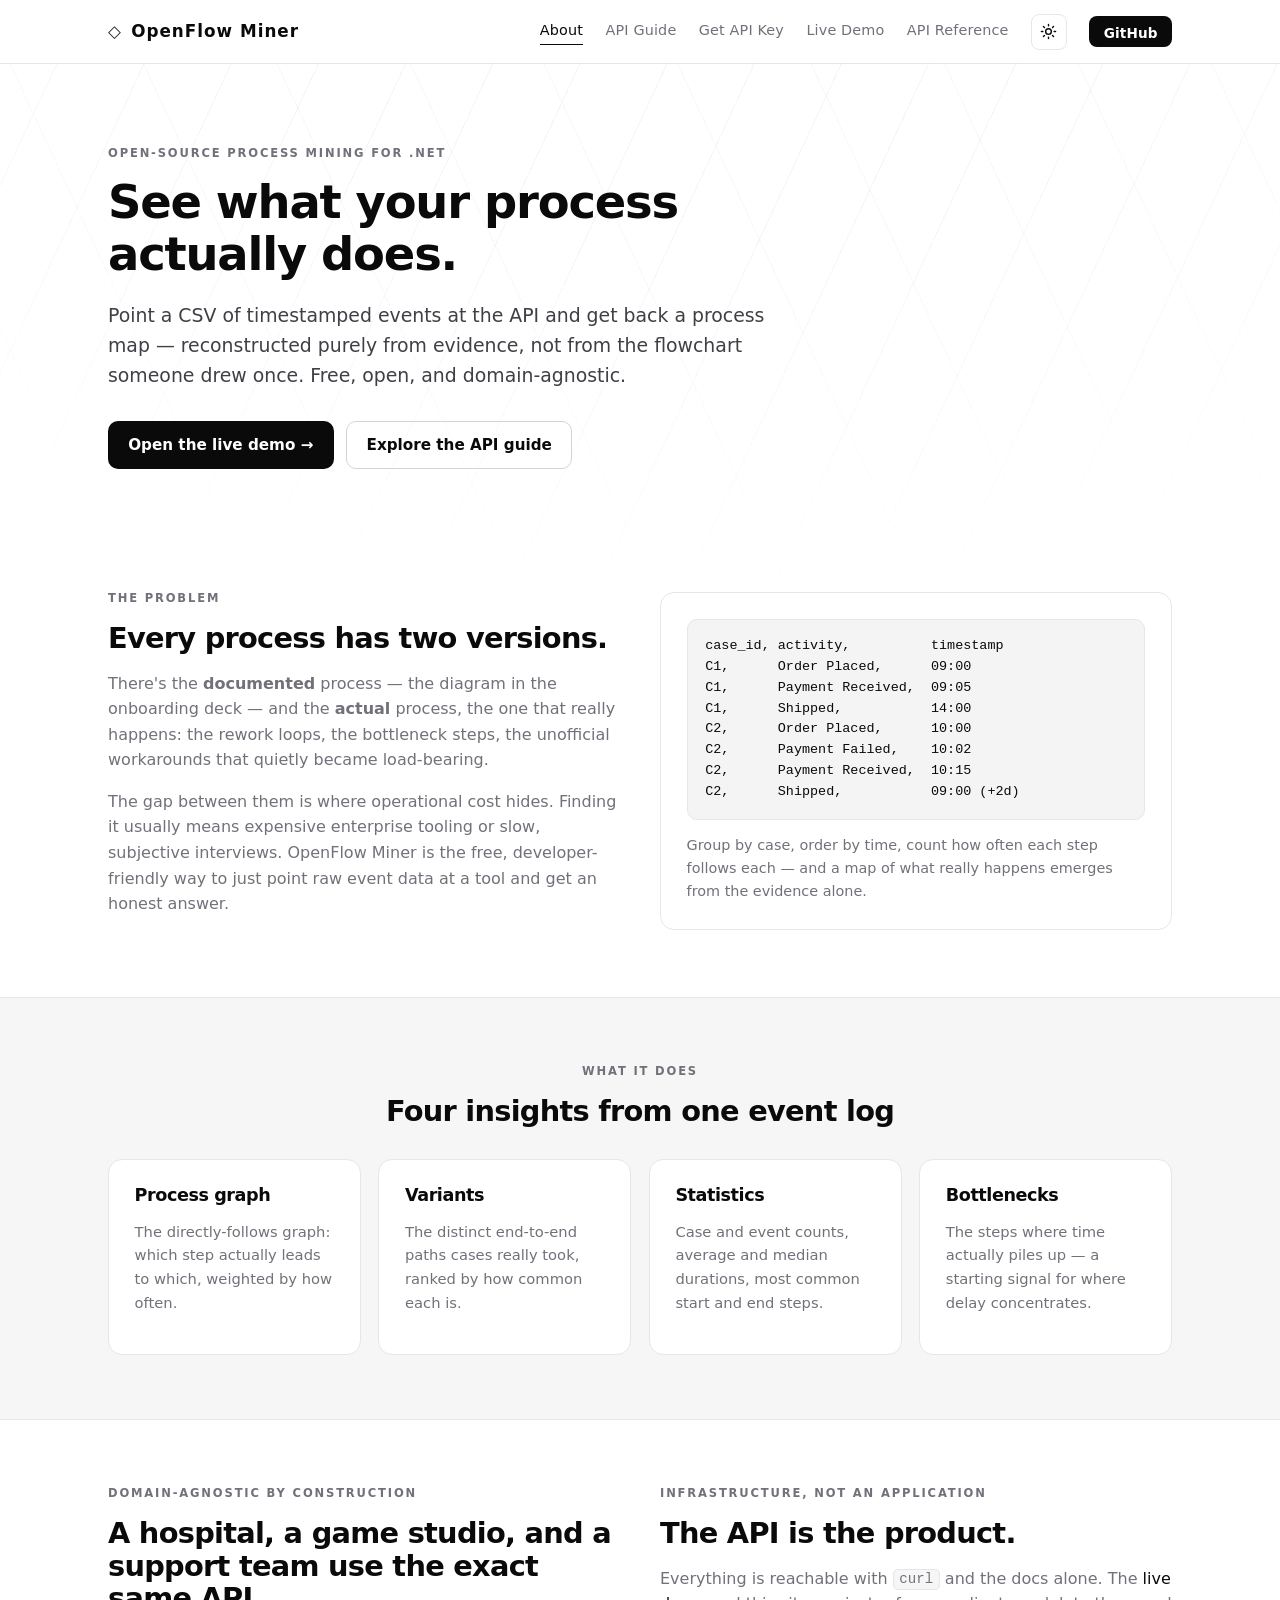
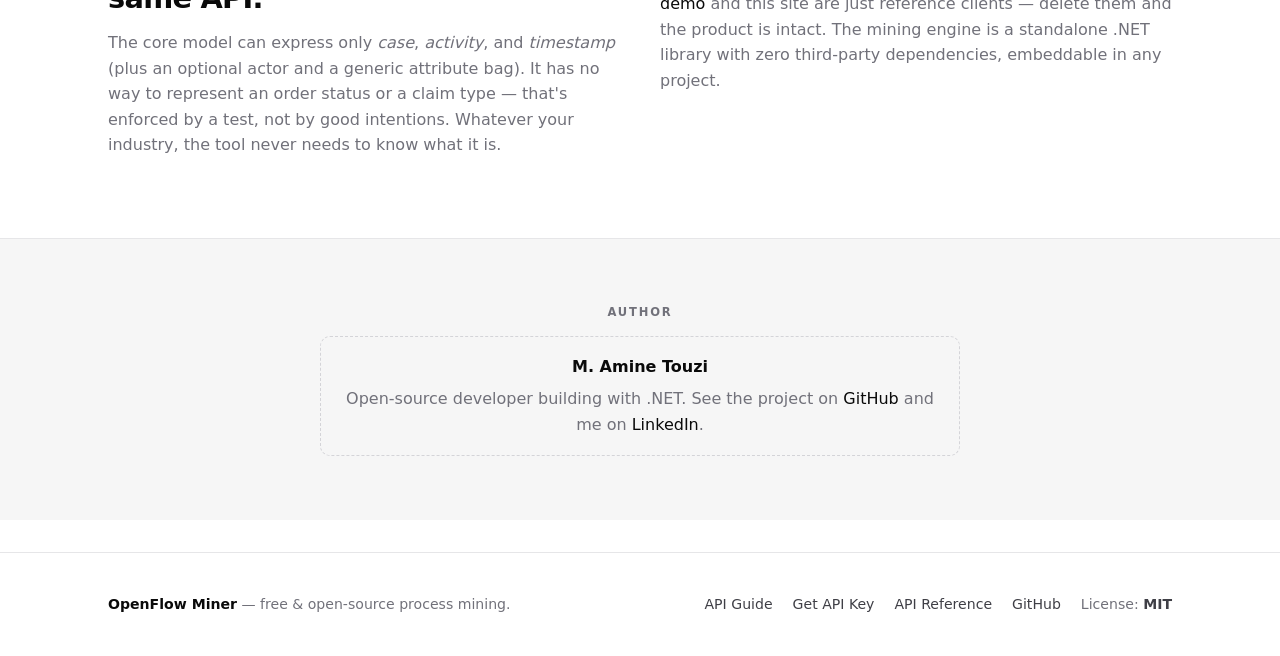
<file: src/OpenFlowMiner.Api/wwwroot/index.html>
<!doctype html>
<html lang="en">
<head>
  <meta charset="utf-8" />
  <meta name="viewport" content="width=device-width, initial-scale=1" />
  <script>(function(){try{var t=localStorage.getItem('ofm-theme')||(matchMedia('(prefers-color-scheme: light)').matches?'light':'dark');document.documentElement.setAttribute('data-theme',t);}catch(e){document.documentElement.setAttribute('data-theme','dark');}})();</script>
  <title>OpenFlow Miner — see what your process actually does</title>
  <meta name="description" content="A free, open-source, domain-agnostic process-mining API. Point a CSV of events at it and get back a process map reconstructed from evidence." />
  <link rel="stylesheet" href="site.css" />
</head>
<body>
  <nav class="nav">
    <div class="nav-inner">
      <a class="brand" href="/"><span class="mark">◇</span> OpenFlow Miner</a>
      <div class="nav-links">
        <a href="/" class="active">About</a>
        <a href="/guide.html">API Guide</a>
        <a href="/keys.html">Get API Key</a>
        <a href="/app.html">Live Demo</a>
        <a href="/scalar/v1">API Reference</a>
        <button class="theme-toggle" id="theme-toggle" aria-label="Toggle light or dark theme" title="Toggle theme">
          <svg class="icon-moon" viewBox="0 0 24 24" fill="none" stroke="currentColor" stroke-width="2" stroke-linecap="round" stroke-linejoin="round"><path d="M21 12.8A9 9 0 1 1 11.2 3a7 7 0 0 0 9.8 9.8z"/></svg>
          <svg class="icon-sun" viewBox="0 0 24 24" fill="none" stroke="currentColor" stroke-width="2" stroke-linecap="round" stroke-linejoin="round"><circle cx="12" cy="12" r="4"/><path d="M12 2v2M12 20v2M4.9 4.9l1.4 1.4M17.7 17.7l1.4 1.4M2 12h2M20 12h2M4.9 19.1l1.4-1.4M17.7 6.3l1.4-1.4"/></svg>
        </button>
        <a class="nav-cta" href="https://github.com/VoidVel" target="_blank" rel="noopener noreferrer">GitHub</a>
      </div>
    </div>
  </nav>

  <header class="hero">
    <div class="wrap">
      <p class="eyebrow">Open-source process mining for .NET</p>
      <h1>See what your process<br /><em style="color:var(--accent); font-style:normal;">actually</em> does.</h1>
      <p class="lead">
        Point a CSV of timestamped events at the API and get back a process map — reconstructed purely
        from evidence, not from the flowchart someone drew once. Free, open, and domain-agnostic.
      </p>
      <div class="cta-row">
        <a class="btn" href="/app.html">Open the live demo →</a>
        <a class="btn btn-ghost" href="/guide.html">Explore the API guide</a>
      </div>
    </div>
  </header>

  <section>
    <div class="wrap grid grid-2" style="align-items:center; gap:2.5rem;">
      <div>
        <p class="eyebrow">The problem</p>
        <h2>Every process has two versions.</h2>
        <p class="muted">
          There's the <strong>documented</strong> process — the diagram in the onboarding deck — and the
          <strong>actual</strong> process, the one that really happens: the rework loops, the bottleneck
          steps, the unofficial workarounds that quietly became load-bearing.
        </p>
        <p class="muted">
          The gap between them is where operational cost hides. Finding it usually means expensive
          enterprise tooling or slow, subjective interviews. OpenFlow Miner is the free, developer-friendly
          way to just point raw event data at a tool and get an honest answer.
        </p>
      </div>
      <div class="card">
        <div class="codeblock"><pre>case_id, activity,          timestamp
C1,      Order Placed,      09:00
C1,      Payment Received,  09:05
C1,      Shipped,           14:00
C2,      Order Placed,      10:00
C2,      Payment Failed,    10:02
C2,      Payment Received,  10:15
C2,      Shipped,           09:00 (+2d)</pre></div>
        <p class="muted" style="margin:0.9rem 0 0; font-size:0.9rem;">
          Group by case, order by time, count how often each step follows each — and a map of what
          really happens emerges from the evidence alone.
        </p>
      </div>
    </div>
  </section>

  <section style="background:var(--bg-soft); border-top:1px solid var(--line); border-bottom:1px solid var(--line);">
    <div class="wrap">
      <p class="eyebrow center">What it does</p>
      <h2 class="center" style="margin-bottom:2rem;">Four insights from one event log</h2>
      <div class="grid grid-4">
        <div class="card">
          <h3>Process graph</h3>
          <p class="muted" style="font-size:0.92rem;">The directly-follows graph: which step actually leads to which, weighted by how often.</p>
        </div>
        <div class="card">
          <h3>Variants</h3>
          <p class="muted" style="font-size:0.92rem;">The distinct end-to-end paths cases really took, ranked by how common each is.</p>
        </div>
        <div class="card">
          <h3>Statistics</h3>
          <p class="muted" style="font-size:0.92rem;">Case and event counts, average and median durations, most common start and end steps.</p>
        </div>
        <div class="card">
          <h3>Bottlenecks</h3>
          <p class="muted" style="font-size:0.92rem;">The steps where time actually piles up — a starting signal for where delay concentrates.</p>
        </div>
      </div>
    </div>
  </section>

  <section>
    <div class="wrap grid grid-2" style="gap:2.5rem;">
      <div>
        <p class="eyebrow">Domain-agnostic by construction</p>
        <h2>A hospital, a game studio, and a support team use the exact same API.</h2>
        <p class="muted">
          The core model can express only <em>case</em>, <em>activity</em>, and <em>timestamp</em> (plus an
          optional actor and a generic attribute bag). It has no way to represent an order status or a claim
          type — that's enforced by a test, not by good intentions. Whatever your industry, the tool never
          needs to know what it is.
        </p>
      </div>
      <div>
        <p class="eyebrow">Infrastructure, not an application</p>
        <h2>The API is the product.</h2>
        <p class="muted">
          Everything is reachable with <code>curl</code> and the docs alone. The
          <a href="/app.html">live demo</a> and this site are just reference clients — delete them and the
          product is intact. The mining engine is a standalone .NET library with zero third-party
          dependencies, embeddable in any project.
        </p>
      </div>
    </div>
  </section>

  <section style="background:var(--bg-soft); border-top:1px solid var(--line);">
    <div class="wrap">
      <p class="eyebrow center">Author</p>
      <div class="author-placeholder center" style="max-width:40rem; margin:0 auto;">
        <p style="margin:0 0 0.4rem;"><strong>M. Amine Touzi</strong></p>
        <p class="muted" style="margin:0;">
          Open-source developer building with .NET. See the project on <a href="https://github.com/VoidVel/OpenFlow-Miner" target="_blank" rel="noopener noreferrer">GitHub</a> and me on <a href="https://www.linkedin.com/in/amine-touzi-8b5394245/" target="_blank" rel="noopener noreferrer">LinkedIn</a>.
        </p>
      </div>
    </div>
  </section>

  <footer>
    <div class="wrap">
      <div>
        <strong style="color:var(--ink);">OpenFlow Miner</strong>
        <span class="muted"> — free &amp; open-source process mining.</span>
      </div>
      <div style="display:flex; gap:1.25rem; flex-wrap:wrap;">
        <a href="/guide.html">API Guide</a>
        <a href="/keys.html">Get API Key</a>
        <a href="/scalar/v1">API Reference</a>
        <a href="https://github.com/VoidVel" target="_blank" rel="noopener noreferrer">GitHub</a>
        <span>License: <strong style="color:var(--ink-2);">MIT</strong></span>
      </div>
    </div>
  </footer>

  <script src="theme.js"></script>
</body>
</html>
</file>
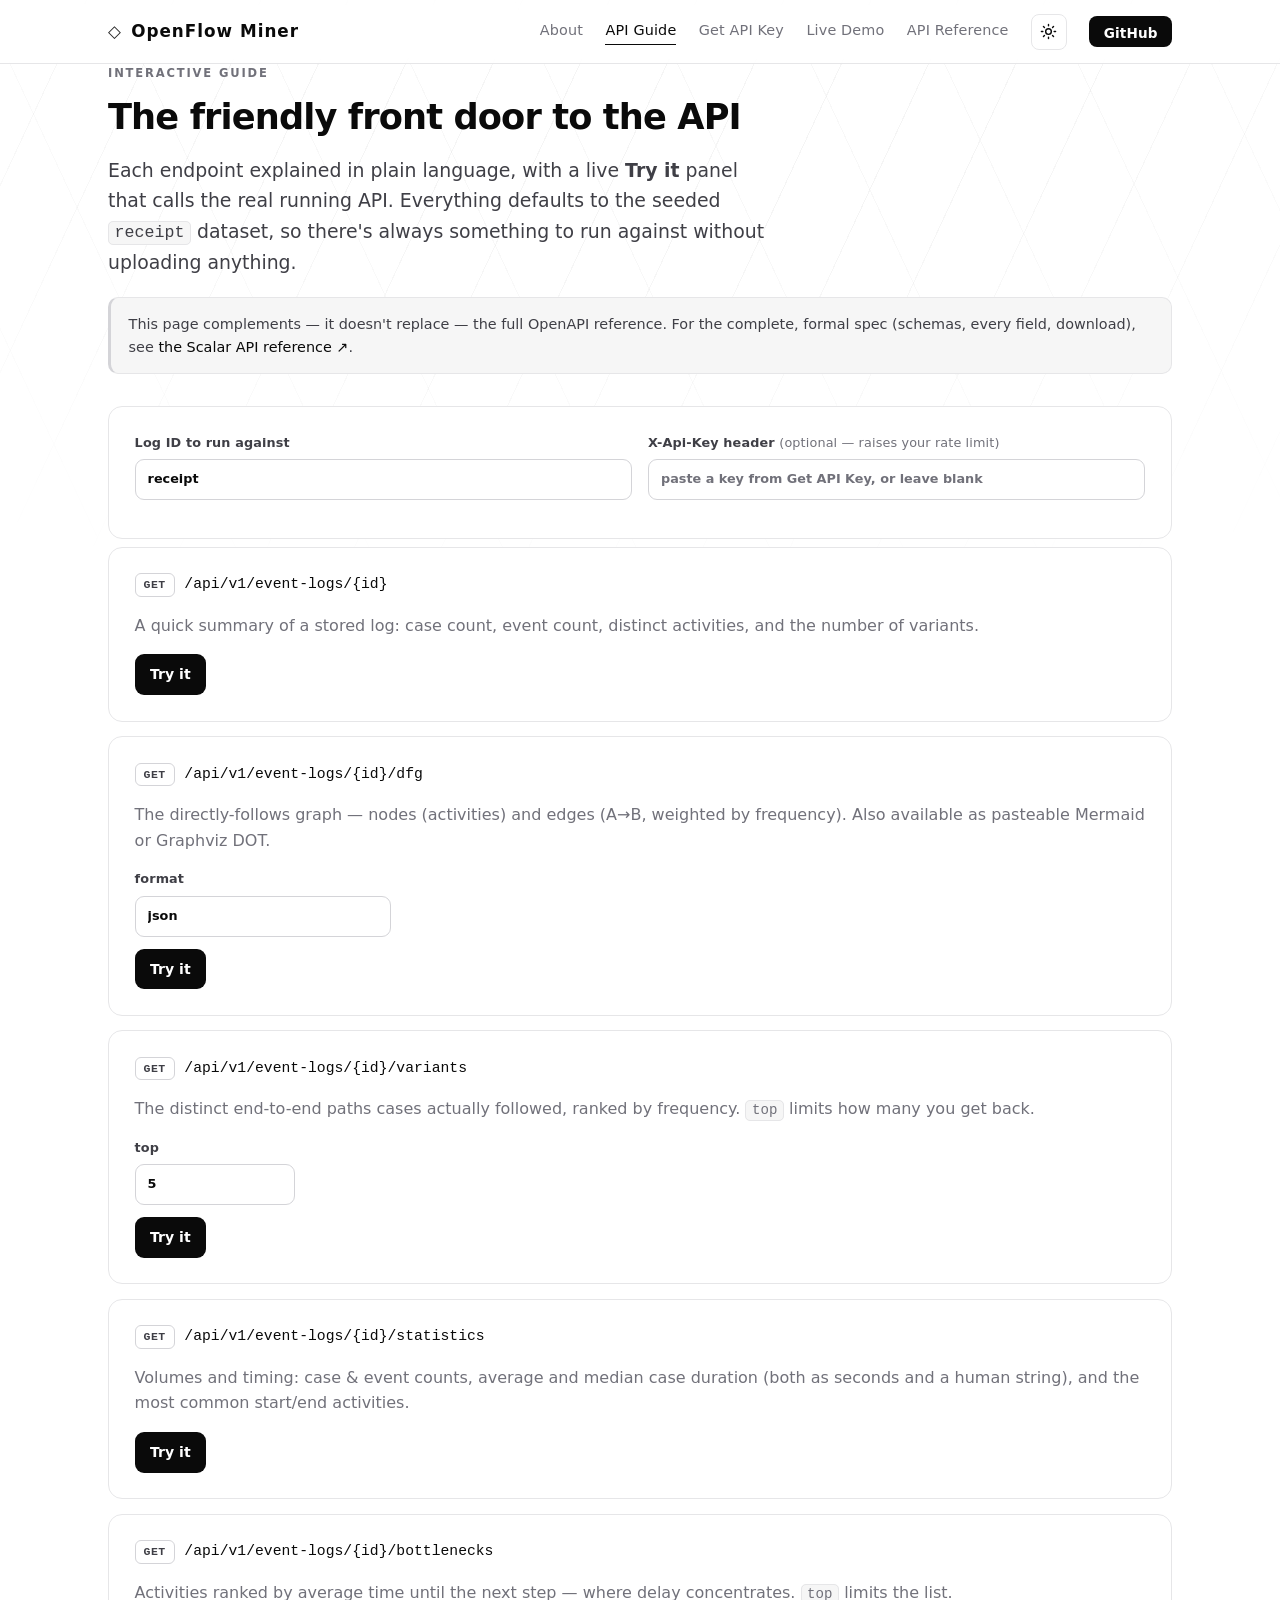
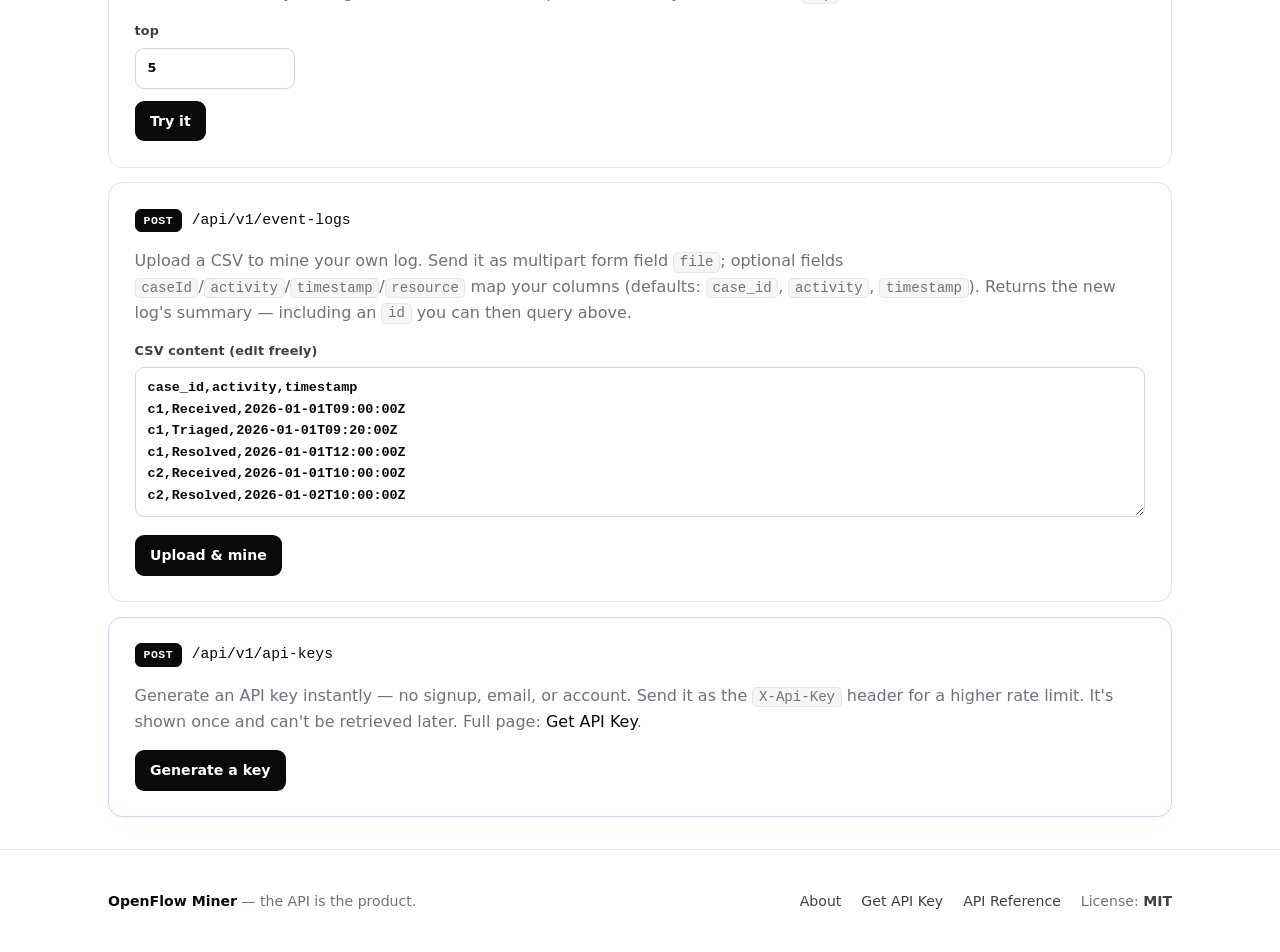
<file: src/OpenFlowMiner.Api/wwwroot/guide.html>
<!doctype html>
<html lang="en">
<head>
  <meta charset="utf-8" />
  <meta name="viewport" content="width=device-width, initial-scale=1" />
  <script>(function(){try{var t=localStorage.getItem('ofm-theme')||(matchMedia('(prefers-color-scheme: light)').matches?'light':'dark');document.documentElement.setAttribute('data-theme',t);}catch(e){document.documentElement.setAttribute('data-theme','dark');}})();</script>
  <title>API Guide — OpenFlow Miner</title>
  <meta name="description" content="Every OpenFlow Miner endpoint explained in plain language, with a live try-it panel that calls the real API." />
  <link rel="stylesheet" href="site.css" />
</head>
<body>
  <nav class="nav">
    <div class="nav-inner">
      <a class="brand" href="/"><span class="mark">◇</span> OpenFlow Miner</a>
      <div class="nav-links">
        <a href="/">About</a>
        <a href="/guide.html" class="active">API Guide</a>
        <a href="/keys.html">Get API Key</a>
        <a href="/app.html">Live Demo</a>
        <a href="/scalar/v1">API Reference</a>
        <button class="theme-toggle" id="theme-toggle" aria-label="Toggle light or dark theme" title="Toggle theme">
          <svg class="icon-moon" viewBox="0 0 24 24" fill="none" stroke="currentColor" stroke-width="2" stroke-linecap="round" stroke-linejoin="round"><path d="M21 12.8A9 9 0 1 1 11.2 3a7 7 0 0 0 9.8 9.8z"/></svg>
          <svg class="icon-sun" viewBox="0 0 24 24" fill="none" stroke="currentColor" stroke-width="2" stroke-linecap="round" stroke-linejoin="round"><circle cx="12" cy="12" r="4"/><path d="M12 2v2M12 20v2M4.9 4.9l1.4 1.4M17.7 17.7l1.4 1.4M2 12h2M20 12h2M4.9 19.1l1.4-1.4M17.7 6.3l1.4-1.4"/></svg>
        </button>
        <a class="nav-cta" href="https://github.com/VoidVel" target="_blank" rel="noopener noreferrer">GitHub</a>
      </div>
    </div>
  </nav>

  <section class="wrap" style="padding-bottom:1rem;">
    <p class="eyebrow">Interactive guide</p>
    <h1 style="font-size:2.2rem;">The friendly front door to the API</h1>
    <p class="lead">
      Each endpoint explained in plain language, with a live <strong>Try&nbsp;it</strong> panel that calls the
      real running API. Everything defaults to the seeded <code>receipt</code> dataset, so there's always
      something to run against without uploading anything.
    </p>
    <div class="note-box" style="margin-top:1.25rem;">
      This page complements — it doesn't replace — the full OpenAPI reference. For the complete, formal
      spec (schemas, every field, download), see <a href="/scalar/v1">the Scalar API reference&nbsp;↗</a>.
    </div>
  </section>

  <section class="wrap" style="padding-top:1rem;">
    <div class="card" style="position:sticky; top:70px; z-index:10;">
      <div class="grid grid-2" style="gap:1rem;">
        <label class="field">Log ID to run against
          <input type="text" id="log-id" value="receipt" placeholder="receipt" />
        </label>
        <label class="field">X-Api-Key header <span class="muted" style="font-weight:400;">(optional — raises your rate limit)</span>
          <input type="text" id="api-key" placeholder="paste a key from Get API Key, or leave blank" />
        </label>
      </div>
    </div>
  </section>

  <section class="wrap stack" style="padding-top:0.5rem;">

    <div class="card">
      <div style="display:flex; align-items:center; gap:0.6rem; margin-bottom:0.5rem;">
        <span class="method get">GET</span><span class="path">/api/v1/event-logs/{id}</span>
      </div>
      <p class="muted">A quick summary of a stored log: case count, event count, distinct activities, and the number of variants.</p>
      <button class="btn btn-sm" data-try="summary">Try it</button>
      <pre class="response pending" data-resp="summary" hidden></pre>
    </div>

    <div class="card">
      <div style="display:flex; align-items:center; gap:0.6rem; margin-bottom:0.5rem;">
        <span class="method get">GET</span><span class="path">/api/v1/event-logs/{id}/dfg</span>
      </div>
      <p class="muted">The directly-follows graph — nodes (activities) and edges (A→B, weighted by frequency). Also available as pasteable Mermaid or Graphviz DOT.</p>
      <label class="field" style="max-width:16rem;">format
        <select id="dfg-format"><option value="json">json</option><option value="mermaid">mermaid</option><option value="dot">dot</option></select>
      </label>
      <button class="btn btn-sm" data-try="dfg">Try it</button>
      <pre class="response pending" data-resp="dfg" hidden></pre>
    </div>

    <div class="card">
      <div style="display:flex; align-items:center; gap:0.6rem; margin-bottom:0.5rem;">
        <span class="method get">GET</span><span class="path">/api/v1/event-logs/{id}/variants</span>
      </div>
      <p class="muted">The distinct end-to-end paths cases actually followed, ranked by frequency. <code>top</code> limits how many you get back.</p>
      <label class="field" style="max-width:10rem;">top
        <input type="number" id="variants-top" value="5" min="1" />
      </label>
      <button class="btn btn-sm" data-try="variants">Try it</button>
      <pre class="response pending" data-resp="variants" hidden></pre>
    </div>

    <div class="card">
      <div style="display:flex; align-items:center; gap:0.6rem; margin-bottom:0.5rem;">
        <span class="method get">GET</span><span class="path">/api/v1/event-logs/{id}/statistics</span>
      </div>
      <p class="muted">Volumes and timing: case &amp; event counts, average and median case duration (both as seconds and a human string), and the most common start/end activities.</p>
      <button class="btn btn-sm" data-try="statistics">Try it</button>
      <pre class="response pending" data-resp="statistics" hidden></pre>
    </div>

    <div class="card">
      <div style="display:flex; align-items:center; gap:0.6rem; margin-bottom:0.5rem;">
        <span class="method get">GET</span><span class="path">/api/v1/event-logs/{id}/bottlenecks</span>
      </div>
      <p class="muted">Activities ranked by average time until the next step — where delay concentrates. <code>top</code> limits the list.</p>
      <label class="field" style="max-width:10rem;">top
        <input type="number" id="bottlenecks-top" value="5" min="1" />
      </label>
      <button class="btn btn-sm" data-try="bottlenecks">Try it</button>
      <pre class="response pending" data-resp="bottlenecks" hidden></pre>
    </div>

    <div class="card">
      <div style="display:flex; align-items:center; gap:0.6rem; margin-bottom:0.5rem;">
        <span class="method post">POST</span><span class="path">/api/v1/event-logs</span>
      </div>
      <p class="muted">
        Upload a CSV to mine your own log. Send it as multipart form field <code>file</code>; optional fields
        <code>caseId</code>/<code>activity</code>/<code>timestamp</code>/<code>resource</code> map your columns
        (defaults: <code>case_id</code>, <code>activity</code>, <code>timestamp</code>). Returns the new log's summary — including an <code>id</code> you can then query above.
      </p>
      <label class="field">CSV content (edit freely)
        <textarea id="upload-csv" rows="6">case_id,activity,timestamp
c1,Received,2026-01-01T09:00:00Z
c1,Triaged,2026-01-01T09:20:00Z
c1,Resolved,2026-01-01T12:00:00Z
c2,Received,2026-01-01T10:00:00Z
c2,Resolved,2026-01-02T10:00:00Z</textarea>
      </label>
      <button class="btn btn-sm" data-try="upload">Upload &amp; mine</button>
      <pre class="response pending" data-resp="upload" hidden></pre>
    </div>

    <div class="card" style="border-color:#c7d2fe;">
      <div style="display:flex; align-items:center; gap:0.6rem; margin-bottom:0.5rem;">
        <span class="method post">POST</span><span class="path">/api/v1/api-keys</span>
      </div>
      <p class="muted">
        Generate an API key instantly — no signup, email, or account. Send it as the <code>X-Api-Key</code>
        header for a higher rate limit. It's shown once and can't be retrieved later. Full page:
        <a href="/keys.html">Get API Key</a>.
      </p>
      <button class="btn btn-sm" data-try="apikey">Generate a key</button>
      <pre class="response pending" data-resp="apikey" hidden></pre>
    </div>

  </section>

  <footer>
    <div class="wrap">
      <div><strong style="color:var(--ink);">OpenFlow Miner</strong><span class="muted"> — the API is the product.</span></div>
      <div style="display:flex; gap:1.25rem; flex-wrap:wrap;">
        <a href="/">About</a><a href="/keys.html">Get API Key</a><a href="/scalar/v1">API Reference</a>
        <span>License: <strong style="color:var(--ink-2);">MIT</strong></span>
      </div>
    </div>
  </footer>

  <script src="theme.js"></script>
  <script src="guide.js"></script>
</body>
</html>
</file>
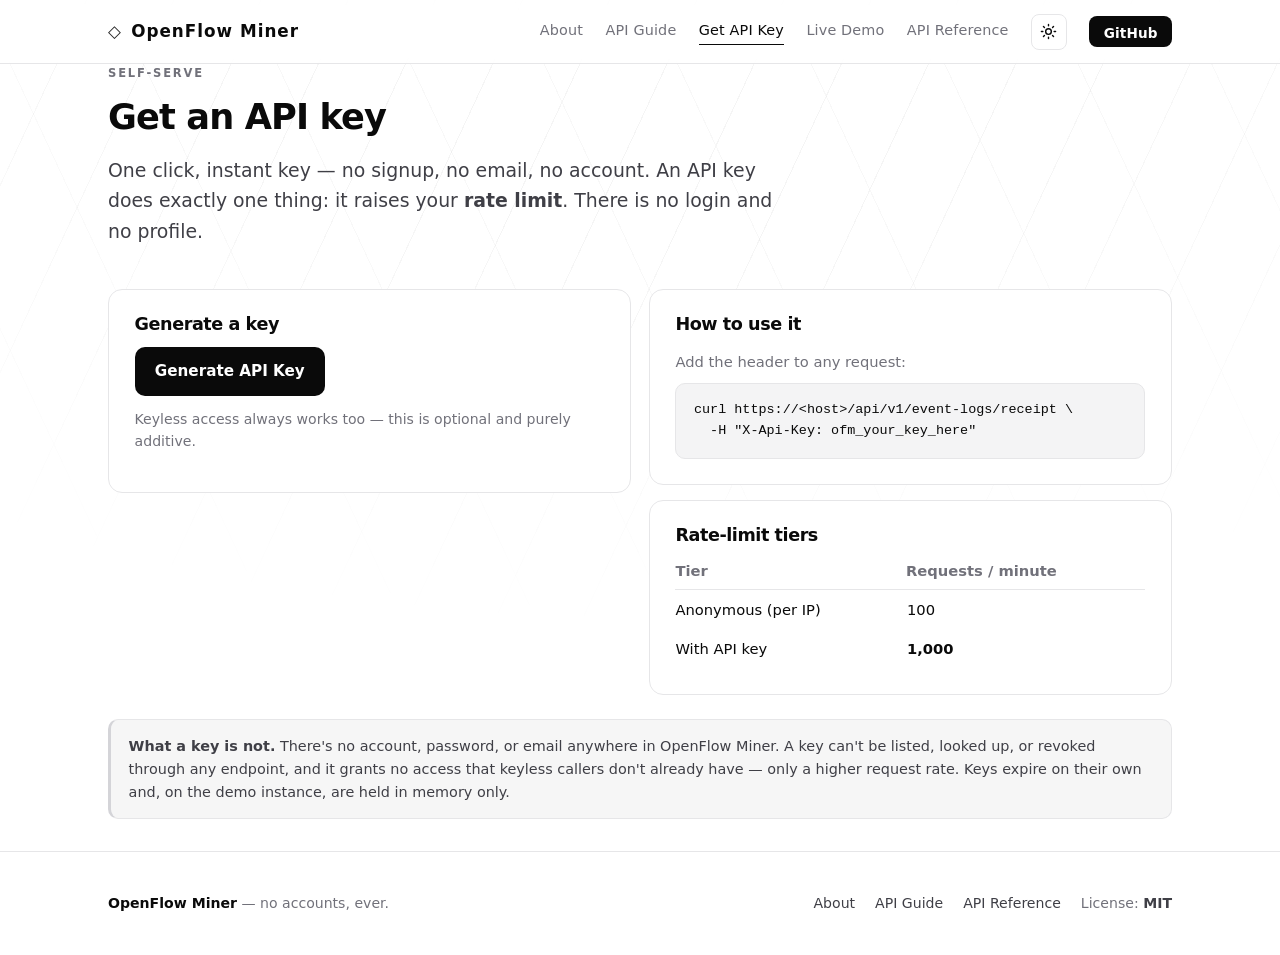
<file: src/OpenFlowMiner.Api/wwwroot/keys.html>
<!doctype html>
<html lang="en">
<head>
  <meta charset="utf-8" />
  <meta name="viewport" content="width=device-width, initial-scale=1" />
  <script>(function(){try{var t=localStorage.getItem('ofm-theme')||(matchMedia('(prefers-color-scheme: light)').matches?'light':'dark');document.documentElement.setAttribute('data-theme',t);}catch(e){document.documentElement.setAttribute('data-theme','dark');}})();</script>
  <title>Get an API Key — OpenFlow Miner</title>
  <meta name="description" content="Generate an OpenFlow Miner API key instantly — no signup, no email, no account. Keys grant a higher rate limit only." />
  <link rel="stylesheet" href="site.css" />
</head>
<body>
  <nav class="nav">
    <div class="nav-inner">
      <a class="brand" href="/"><span class="mark">◇</span> OpenFlow Miner</a>
      <div class="nav-links">
        <a href="/">About</a>
        <a href="/guide.html">API Guide</a>
        <a href="/keys.html" class="active">Get API Key</a>
        <a href="/app.html">Live Demo</a>
        <a href="/scalar/v1">API Reference</a>
        <button class="theme-toggle" id="theme-toggle" aria-label="Toggle light or dark theme" title="Toggle theme">
          <svg class="icon-moon" viewBox="0 0 24 24" fill="none" stroke="currentColor" stroke-width="2" stroke-linecap="round" stroke-linejoin="round"><path d="M21 12.8A9 9 0 1 1 11.2 3a7 7 0 0 0 9.8 9.8z"/></svg>
          <svg class="icon-sun" viewBox="0 0 24 24" fill="none" stroke="currentColor" stroke-width="2" stroke-linecap="round" stroke-linejoin="round"><circle cx="12" cy="12" r="4"/><path d="M12 2v2M12 20v2M4.9 4.9l1.4 1.4M17.7 17.7l1.4 1.4M2 12h2M20 12h2M4.9 19.1l1.4-1.4M17.7 6.3l1.4-1.4"/></svg>
        </button>
        <a class="nav-cta" href="https://github.com/VoidVel" target="_blank" rel="noopener noreferrer">GitHub</a>
      </div>
    </div>
  </nav>

  <section class="wrap" style="padding-bottom:1rem;">
    <p class="eyebrow">Self-serve</p>
    <h1 style="font-size:2.2rem;">Get an API key</h1>
    <p class="lead">
      One click, instant key — no signup, no email, no account. An API key does exactly one thing:
      it raises your <strong>rate limit</strong>. There is no login and no profile.
    </p>
  </section>

  <section class="wrap" style="padding-top:0.5rem;">
    <div class="grid grid-2" style="align-items:start;">
      <div class="card">
        <h3 style="margin-bottom:0.75rem;">Generate a key</h3>
        <button class="btn" id="generate">Generate API Key</button>
        <p class="muted" style="font-size:0.88rem; margin-top:0.75rem;">
          Keyless access always works too — this is optional and purely additive.
        </p>

        <div id="key-result" hidden style="margin-top:1.25rem;">
          <div class="note-box" style="background:#fffbeb; border-color:#fde68a; color:var(--amber);">
            ⚠ Copy this now. It is shown <strong>once</strong> and cannot be retrieved, listed, or managed later.
          </div>
          <label class="field" style="margin-top:0.9rem;">Your API key
            <div style="display:flex; gap:0.5rem;">
              <input type="text" id="key-value" readonly style="font-family:ui-monospace,monospace;" />
              <button class="btn btn-ghost btn-sm" id="copy-key" style="white-space:nowrap;">Copy</button>
            </div>
          </label>
          <dl style="display:grid; grid-template-columns:auto 1fr; gap:0.3rem 1rem; font-size:0.9rem; margin:0.5rem 0 0;">
            <dt class="muted">Send as header</dt><dd class="mono">X-Api-Key: &lt;your key&gt;</dd>
            <dt class="muted">Rate limit</dt><dd id="key-limit">—</dd>
            <dt class="muted">Expires</dt><dd id="key-expires">—</dd>
          </dl>
        </div>
      </div>

      <div class="stack">
        <div class="card">
          <h3>How to use it</h3>
          <p class="muted" style="font-size:0.92rem; margin-bottom:0.6rem;">Add the header to any request:</p>
          <div class="codeblock"><pre>curl https://&lt;host&gt;/api/v1/event-logs/receipt \
  -H "X-Api-Key: ofm_your_key_here"</pre></div>
        </div>

        <div class="card">
          <h3>Rate-limit tiers</h3>
          <table style="width:100%; border-collapse:collapse; font-size:0.92rem;">
            <thead><tr style="text-align:left; color:var(--muted);">
              <th style="padding:0.4rem 0; border-bottom:1px solid var(--line);">Tier</th>
              <th style="padding:0.4rem 0; border-bottom:1px solid var(--line);">Requests / minute</th>
            </tr></thead>
            <tbody>
              <tr><td style="padding:0.5rem 0;">Anonymous (per IP)</td><td>100</td></tr>
              <tr><td style="padding:0.5rem 0;">With API key</td><td><strong>1,000</strong></td></tr>
            </tbody>
          </table>
        </div>
      </div>
    </div>

    <div class="card" id="test-card" style="margin-top:1.25rem;" hidden>
      <h3>Test your key</h3>
      <p class="muted" style="font-size:0.92rem;">Call the seeded <code>receipt</code> summary with your new key attached.</p>
      <button class="btn btn-sm" id="test-key">Call with my key</button>
      <pre class="response pending" id="test-resp" hidden></pre>
    </div>

    <div class="note-box" style="margin-top:1.5rem;">
      <strong>What a key is not.</strong> There's no account, password, or email anywhere in OpenFlow Miner.
      A key can't be listed, looked up, or revoked through any endpoint, and it grants no access that
      keyless callers don't already have — only a higher request rate. Keys expire on their own and, on the
      demo instance, are held in memory only.
    </div>
  </section>

  <footer>
    <div class="wrap">
      <div><strong style="color:var(--ink);">OpenFlow Miner</strong><span class="muted"> — no accounts, ever.</span></div>
      <div style="display:flex; gap:1.25rem; flex-wrap:wrap;">
        <a href="/">About</a><a href="/guide.html">API Guide</a><a href="/scalar/v1">API Reference</a>
        <span>License: <strong style="color:var(--ink-2);">MIT</strong></span>
      </div>
    </div>
  </footer>

  <script src="theme.js"></script>
  <script src="keys.js"></script>
</body>
</html>
</file>
<file: src/OpenFlowMiner.Api/wwwroot/site.css>
/* OpenFlow Miner — monochrome design system. Dark + light, minimal, high-contrast.
   No build step, no framework. Theme is driven by [data-theme] on <html>. */

:root,
:root[data-theme="dark"] {
  --bg: #0a0a0a;
  --bg-soft: #131313;
  --card: #0e0e0e;
  --card-hover: #151515;
  --ink: #f4f4f5;
  --ink-2: #c4c4c6;
  --muted: #7d7d82;
  --line: #242426;
  --line-strong: #333336;
  --btn-bg: #f4f4f5;
  --btn-ink: #0a0a0a;
  --code-bg: #141414;
  --ok: #34d399;
  --err: #f87171;
  /* graph palette (monochrome; start = filled/inverted, end = outlined) */
  --graph-bg: #0d0d0d;
  --graph-node-bg: #1b1b1d;
  --graph-node-border: #38383b;
  --graph-node-ink: #ededee;
  --graph-start-bg: #f4f4f5;
  --graph-start-border: #ffffff;
  --graph-start-ink: #0a0a0a;
  --graph-end-bg: #0d0d0d;
  --graph-end-border: #6a6a6e;
  --graph-end-ink: #cfcfd2;
  --graph-edge: #5a5a5e;
  --graph-label-ink: #a5a5aa;
}

:root[data-theme="light"] {
  --bg: #ffffff;
  --bg-soft: #f6f6f6;
  --card: #ffffff;
  --card-hover: #fafafa;
  --ink: #0a0a0a;
  --ink-2: #3f3f46;
  --muted: #71717a;
  --line: #e6e6e8;
  --line-strong: #d4d4d8;
  --btn-bg: #0a0a0a;
  --btn-ink: #ffffff;
  --code-bg: #f4f4f5;
  --ok: #059669;
  --err: #dc2626;
  --graph-bg: #fafafa;
  --graph-node-bg: #ffffff;
  --graph-node-border: #dcdce0;
  --graph-node-ink: #18181b;
  --graph-start-bg: #0a0a0a;
  --graph-start-border: #0a0a0a;
  --graph-start-ink: #ffffff;
  --graph-end-bg: #ffffff;
  --graph-end-border: #a1a1aa;
  --graph-end-ink: #3f3f46;
  --graph-edge: #c4c4c8;
  --graph-label-ink: #52525b;
}

* { box-sizing: border-box; }
html { scroll-behavior: smooth; }

body {
  margin: 0;
  font-family: "Inter", system-ui, -apple-system, "Segoe UI", Roboto, sans-serif;
  color: var(--ink);
  background: var(--bg);
  line-height: 1.6;
  -webkit-font-smoothing: antialiased;
  transition: background 0.25s ease, color 0.25s ease;
}

/* faint converging hairlines in the backdrop — subtle nod to the reference */
body::before {
  content: "";
  position: fixed; inset: 0; z-index: -1; pointer-events: none;
  background-image:
    repeating-linear-gradient(115deg, transparent 0 78px, color-mix(in srgb, var(--ink) 8%, transparent) 78px 79px),
    repeating-linear-gradient(65deg, transparent 0 120px, color-mix(in srgb, var(--ink) 6%, transparent) 120px 121px);
  opacity: 0.5;
  mask-image: radial-gradient(120% 90% at 50% 0%, #000 30%, transparent 80%);
}

a { color: var(--ink); text-decoration: none; }
a:hover { text-decoration: underline; text-underline-offset: 3px; }

.wrap { max-width: 1120px; margin: 0 auto; padding: 0 1.75rem; }

/* ---- Nav ---- */
.nav {
  position: sticky; top: 0; z-index: 50;
  background: color-mix(in srgb, var(--bg) 80%, transparent);
  backdrop-filter: saturate(140%) blur(14px);
  border-bottom: 1px solid var(--line);
}
.nav-inner {
  max-width: 1120px; margin: 0 auto; padding: 0.85rem 1.75rem;
  display: flex; align-items: center; gap: 1.25rem;
}
.brand { font-weight: 700; letter-spacing: 0.06em; color: var(--ink); font-size: 1.05rem; }
.brand:hover { text-decoration: none; }
.brand .mark { opacity: 0.9; margin-right: 0.15rem; }
.nav-links { display: flex; align-items: center; gap: 1.4rem; margin-left: auto; flex-wrap: wrap; }
.nav-links a { color: var(--muted); font-size: 0.9rem; font-weight: 500; letter-spacing: 0.01em; padding-bottom: 2px; }
.nav-links a:hover { color: var(--ink); text-decoration: none; }
.nav-links a.active { color: var(--ink); border-bottom: 1px solid var(--ink); }
.nav-cta {
  background: var(--btn-bg); color: var(--btn-ink) !important; padding: 0.42rem 0.9rem;
  border-radius: 8px; font-weight: 600 !important; font-size: 0.85rem !important;
}
.nav-cta:hover { text-decoration: none !important; opacity: 0.88; }

.theme-toggle {
  display: inline-grid; place-items: center; width: 36px; height: 36px;
  border: 1px solid var(--line); border-radius: 8px; background: transparent;
  color: var(--ink); cursor: pointer; transition: border-color 0.2s, background 0.2s;
}
.theme-toggle:hover { border-color: var(--line-strong); background: var(--bg-soft); }
.theme-toggle svg { width: 17px; height: 17px; }
:root[data-theme="light"] .icon-moon { display: none; }
:root[data-theme="dark"] .icon-sun { display: none; }

/* ---- Type & layout ---- */
section { padding: 4rem 0; }
h1, h2, h3 { letter-spacing: -0.025em; line-height: 1.12; font-weight: 600; }
h1 { font-size: 2.9rem; margin: 0 0 0.6rem; }
h2 { font-size: 1.8rem; margin: 0 0 1rem; }
h3 { font-size: 1.1rem; margin: 0 0 0.4rem; font-weight: 600; }
.lead { font-size: 1.18rem; color: var(--ink-2); max-width: 42rem; }
.eyebrow { text-transform: uppercase; letter-spacing: 0.16em; font-size: 0.72rem; font-weight: 600; color: var(--muted); margin: 0 0 0.9rem; }
.muted { color: var(--muted); }

.card {
  background: var(--card); border: 1px solid var(--line);
  border-radius: 14px; padding: 1.6rem; transition: border-color 0.2s ease, background 0.2s ease;
}
.card:hover { border-color: var(--line-strong); }
.grid { display: grid; gap: 1.1rem; }
.grid-2 { grid-template-columns: repeat(2, 1fr); }
.grid-3 { grid-template-columns: repeat(3, 1fr); }
.grid-4 { grid-template-columns: repeat(4, 1fr); }
@media (max-width: 880px) { .grid-2, .grid-3, .grid-4 { grid-template-columns: 1fr; } }

/* ---- Buttons ---- */
.btn {
  display: inline-flex; align-items: center; gap: 0.5rem; cursor: pointer;
  font: inherit; font-weight: 600; font-size: 0.95rem; padding: 0.7rem 1.2rem; border-radius: 10px;
  border: 1px solid transparent; background: var(--btn-bg); color: var(--btn-ink);
  transition: opacity 0.15s ease, transform 0.05s ease;
}
.btn:hover { opacity: 0.88; text-decoration: none; }
.btn:active { transform: translateY(1px); }
.btn-ghost { background: transparent; color: var(--ink); border-color: var(--line-strong); }
.btn-ghost:hover { background: var(--bg-soft); opacity: 1; }
.btn-sm { padding: 0.5rem 0.9rem; font-size: 0.88rem; border-radius: 9px; }
.btn:disabled { opacity: 0.5; cursor: default; }

/* ---- Badges ---- */
.method { font: 600 0.72rem/1 ui-monospace, monospace; padding: 0.32rem 0.5rem; border-radius: 6px; letter-spacing: 0.04em; border: 1px solid var(--line-strong); }
.method.get { color: var(--ink-2); background: transparent; }
.method.post { color: var(--btn-ink); background: var(--btn-bg); border-color: var(--btn-bg); }
.pill { display: inline-block; background: var(--bg-soft); border: 1px solid var(--line); border-radius: 999px; padding: 0.2rem 0.7rem; font-size: 0.8rem; color: var(--ink-2); }

/* ---- Code ---- */
code, kbd, .mono { font-family: ui-monospace, "SF Mono", "Cascadia Code", Menlo, monospace; }
:not(pre) > code { background: var(--bg-soft); border: 1px solid var(--line); padding: 0.08rem 0.35rem; border-radius: 5px; font-size: 0.88em; }
pre { margin: 0; }
.codeblock {
  background: var(--code-bg); color: var(--ink); border: 1px solid var(--line);
  border-radius: 10px; padding: 1rem 1.1rem; overflow-x: auto; font-size: 0.84rem; line-height: 1.55;
}
.path { font-family: ui-monospace, monospace; color: var(--ink); font-size: 0.92rem; word-break: break-all; }

/* ---- Inputs ---- */
label.field { display: block; font-size: 0.8rem; font-weight: 600; color: var(--ink-2); margin-bottom: 0.75rem; letter-spacing: 0.01em; }
input[type="text"], input[type="number"], select, textarea {
  width: 100%; margin-top: 0.35rem; padding: 0.58rem 0.75rem; font: inherit;
  border: 1px solid var(--line-strong); border-radius: 9px; background: var(--bg); color: var(--ink);
}
input::placeholder, textarea::placeholder { color: var(--muted); }
input:focus, select:focus, textarea:focus { outline: none; border-color: var(--ink); }
textarea { font-family: ui-monospace, monospace; font-size: 0.84rem; resize: vertical; }
select { appearance: none; }

/* ---- Response viewer ---- */
.response { margin-top: 0.9rem; border-radius: 10px; padding: 0.9rem 1rem; font-family: ui-monospace, monospace; font-size: 0.8rem; white-space: pre-wrap; word-break: break-word; overflow: auto; max-height: 380px; background: var(--code-bg); border: 1px solid var(--line); border-left-width: 3px; }
.response.pending { color: var(--muted); border-left-color: var(--line-strong); }
.response.ok { border-left-color: var(--ok); }
.response.err { border-left-color: var(--err); }

/* ---- Footer ---- */
footer { border-top: 1px solid var(--line); background: var(--bg); padding: 2.5rem 0; margin-top: 2rem; color: var(--muted); font-size: 0.88rem; }
footer .wrap { display: flex; flex-wrap: wrap; gap: 1rem 2rem; align-items: center; justify-content: space-between; }
footer a { color: var(--ink-2); }

/* ---- Hero ---- */
.hero { padding: 5rem 0 3.5rem; position: relative; }
.hero .cta-row { display: flex; gap: 0.8rem; margin-top: 1.9rem; flex-wrap: wrap; }

/* helpers */
.stack > * + * { margin-top: 0.9rem; }
.center { text-align: center; }
.divider { height: 1px; background: var(--line); border: 0; margin: 0; }
.note-box { background: var(--bg-soft); border: 1px solid var(--line); border-left: 3px solid var(--line-strong); border-radius: 10px; padding: 0.9rem 1.1rem; font-size: 0.9rem; color: var(--ink-2); }
.author-placeholder { border: 1px dashed var(--line-strong); background: var(--bg-soft); border-radius: 10px; padding: 1.1rem 1.2rem; }
</file>
